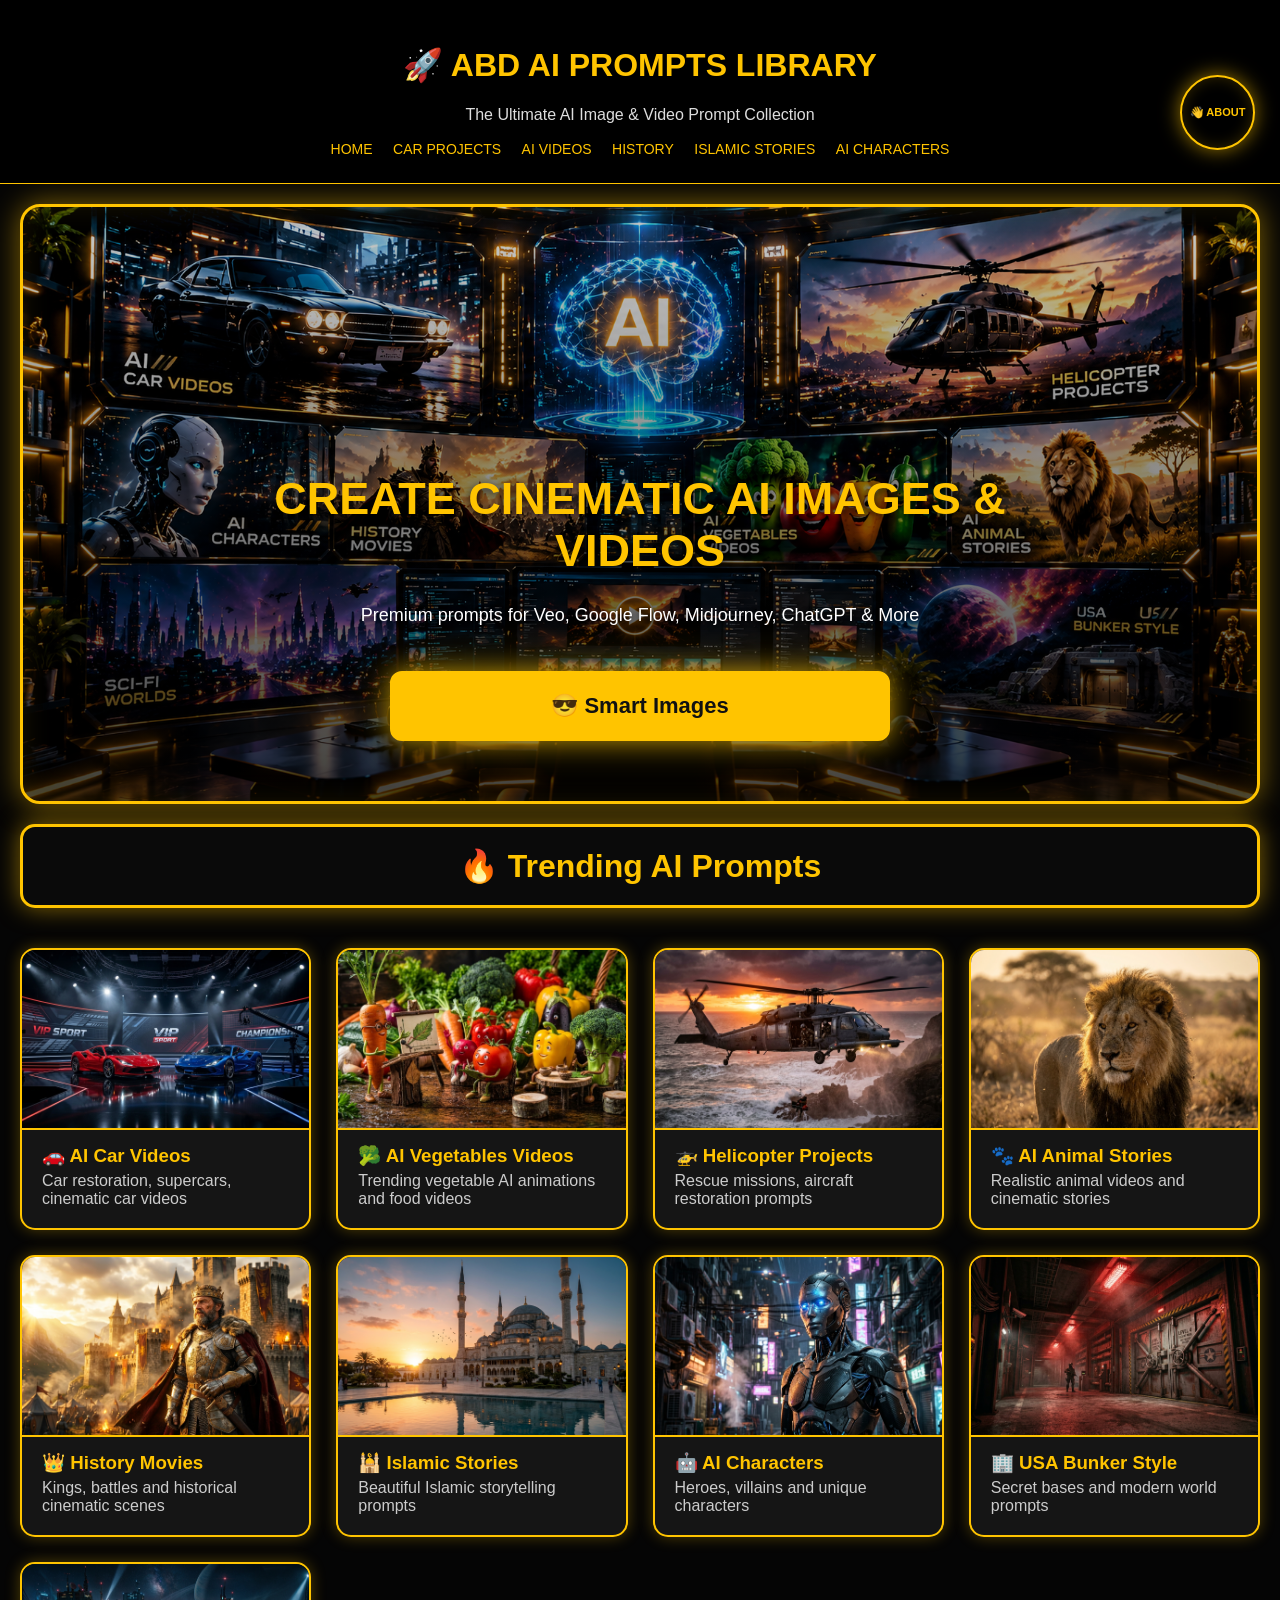
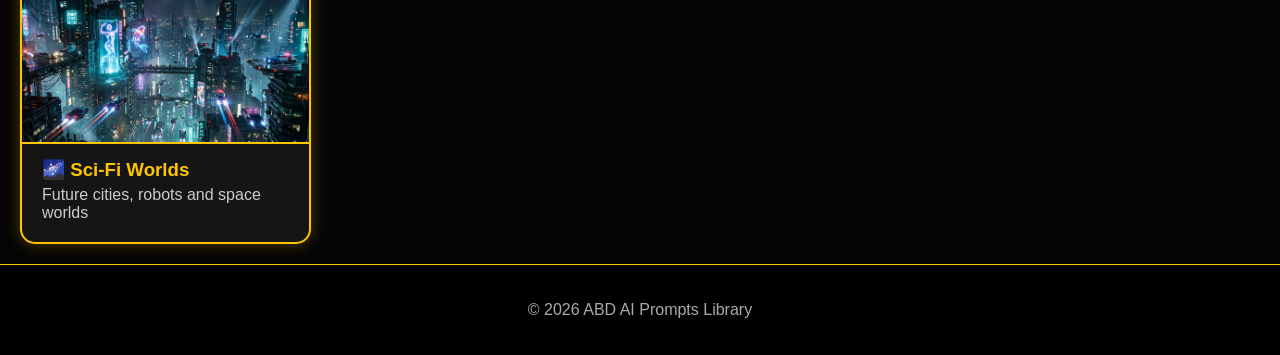
<file: index.html>
<!DOCTYPE html>
<html>
<head>

<title>ABD AI Prompts Library</title>
<meta name="viewport" content="width=device-width, initial-scale=1.0">
<link rel="stylesheet" href="style.css">

</head>

<body>

<header>
<a href="about.html" class="about-btn">👋 ABOUT</a>


<h1>🚀 ABD AI PROMPTS LIBRARY</h1>

<p>The Ultimate AI Image & Video Prompt Collection</p>

<nav>
<a href="index.html">HOME</a>
<a href="car-projects.html">CAR PROJECTS</a>
<a href="#">AI VIDEOS</a>
<a href="#">HISTORY</a>
<a href="#">ISLAMIC STORIES</a>
<a href="#">AI CHARACTERS</a>
</nav>

</header>


<section class="hero">

<h2>CREATE CINEMATIC AI IMAGES & VIDEOS</h2>

<p>
Premium prompts for Veo, Google Flow, Midjourney, ChatGPT & More
</p>

<button onclick="window.location.href='smart-images.html'">😎 Smart Images</button>

</section>



<h2 class="title">🔥 Trending AI Prompts</h2>


<div class="cards">


<div class="card" onclick="window.location.href='car-projects.html'">
<img src="car.jpg" alt="AI Car Videos">
<h3>🚗 AI Car Videos</h3>
<p>Car restoration, supercars, cinematic car videos</p>
</div>


<div class="card">
<img src="vegetables.jpg" alt="AI Vegetables Videos">
<h3>🥦 AI Vegetables Videos</h3>
<p>Trending vegetable AI animations and food videos</p>
</div>


<div class="card">
<img src="helicopter.jpg" alt="Helicopter Projects">
<h3>🚁 Helicopter Projects</h3>
<p>Rescue missions, aircraft restoration prompts</p>
</div>


<div class="card">
<img src="animal.jpg" alt="AI Animal Stories">
<h3>🐾 AI Animal Stories</h3>
<p>Realistic animal videos and cinematic stories</p>
</div>


<div class="card">
<img src="history.jpg" alt="History Movies">
<h3>👑 History Movies</h3>
<p>Kings, battles and historical cinematic scenes</p>
</div>


<div class="card">
<img src="islamic.jpg" alt="Islamic Stories">
<h3>🕌 Islamic Stories</h3>
<p>Beautiful Islamic storytelling prompts</p>
</div>


<div class="card">
<img src="characters.jpg" alt="AI Characters">
<h3>🤖 AI Characters</h3>
<p>Heroes, villains and unique characters</p>
</div>


<div class="card">
<img src="bunker.jpg" alt="USA Bunker Style">
<h3>🏢 USA Bunker Style</h3>
<p>Secret bases and modern world prompts</p>
</div>


<div class="card">
<img src="scifi.jpg" alt="Sci-Fi Worlds">
<h3>🌌 Sci-Fi Worlds</h3>
<p>Future cities, robots and space worlds</p>
</div>


</div>


<footer>

<p>© 2026 ABD AI Prompts Library</p>

</footer>


</body>
  </html>
</file>
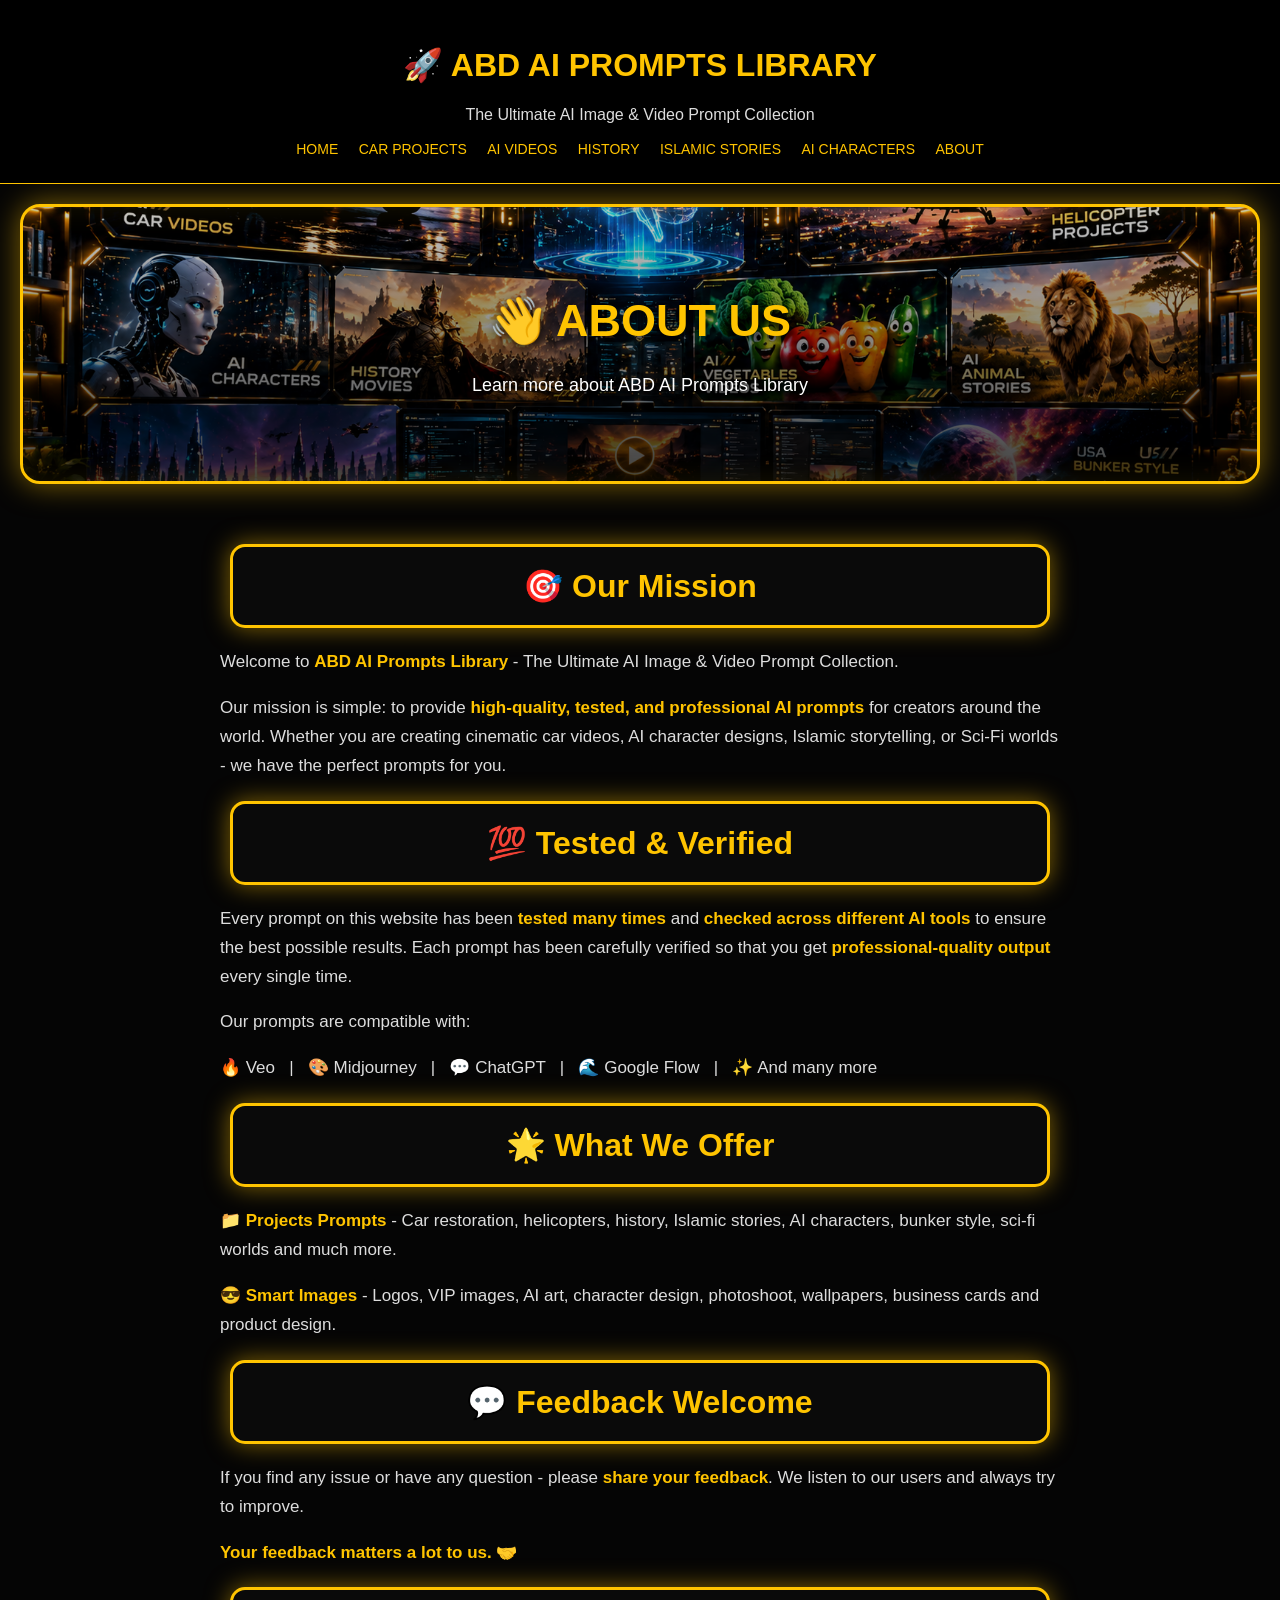
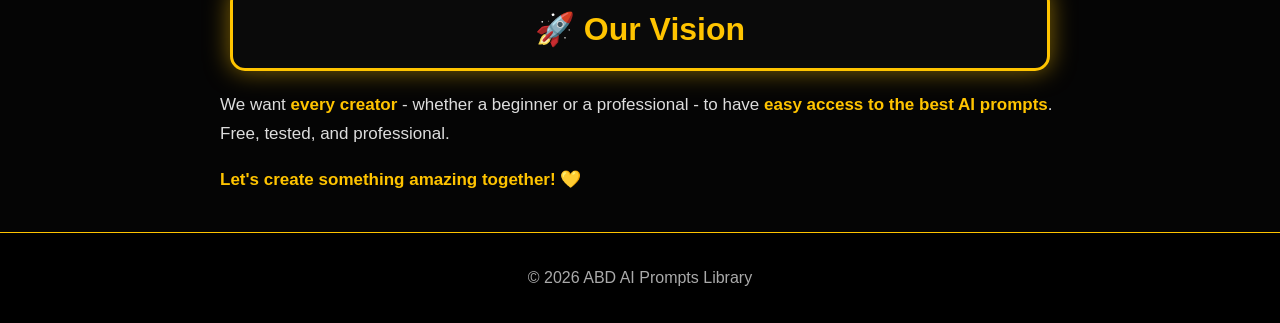
<file: about.html>
<!DOCTYPE html>
<html>
<head>

<title>About - ABD AI Prompts Library</title>
<meta name="viewport" content="width=device-width, initial-scale=1.0">
<link rel="stylesheet" href="style.css">

</head>

<body>

<header>

<h1>🚀 ABD AI PROMPTS LIBRARY</h1>

<p>The Ultimate AI Image & Video Prompt Collection</p>

<nav>
<a href="index.html">HOME</a>
<a href="car-projects.html">CAR PROJECTS</a>
<a href="#">AI VIDEOS</a>
<a href="#">HISTORY</a>
<a href="#">ISLAMIC STORIES</a>
<a href="#">AI CHARACTERS</a>
<a href="about.html">ABOUT</a>
</nav>

</header>


<section class="hero" style="min-height:250px; justify-content:center;">

<h2>👋 ABOUT US</h2>

<p>Learn more about ABD AI Prompts Library</p>

</section>



<div class="about-content">

<h2 class="title">🎯 Our Mission</h2>

<p>
Welcome to <b>ABD AI Prompts Library</b> - The Ultimate AI Image & Video Prompt Collection.
</p>

<p>
Our mission is simple: to provide <b>high-quality, tested, and professional AI prompts</b> for creators around the world. Whether you are creating cinematic car videos, AI character designs, Islamic storytelling, or Sci-Fi worlds - we have the perfect prompts for you.
</p>

<h2 class="title">💯 Tested & Verified</h2>

<p>
Every prompt on this website has been <b>tested many times</b> and <b>checked across different AI tools</b> to ensure the best possible results. Each prompt has been carefully verified so that you get <b>professional-quality output</b> every single time.
</p>

<p>
Our prompts are compatible with:
</p>

<p>
🔥 Veo &nbsp; | &nbsp; 🎨 Midjourney &nbsp; | &nbsp; 💬 ChatGPT &nbsp; | &nbsp; 🌊 Google Flow &nbsp; | &nbsp; ✨ And many more
</p>

<h2 class="title">🌟 What We Offer</h2>

<p>
📁 <b>Projects Prompts</b> - Car restoration, helicopters, history, Islamic stories, AI characters, bunker style, sci-fi worlds and much more.
</p>

<p>
😎 <b>Smart Images</b> - Logos, VIP images, AI art, character design, photoshoot, wallpapers, business cards and product design.
</p>

<h2 class="title">💬 Feedback Welcome</h2>

<p>
If you find any issue or have any question - please <b>share your feedback</b>. We listen to our users and always try to improve.
</p>

<p>
<b>Your feedback matters a lot to us.</b> 🤝
</p>

<h2 class="title">🚀 Our Vision</h2>

<p>
We want <b>every creator</b> - whether a beginner or a professional - to have <b>easy access to the best AI prompts</b>. Free, tested, and professional.
</p>

<p>
<b>Let's create something amazing together!</b> 💛
</p>

</div>


<footer>

<p>© 2026 ABD AI Prompts Library</p>

</footer>


</body>
</html>
</file>
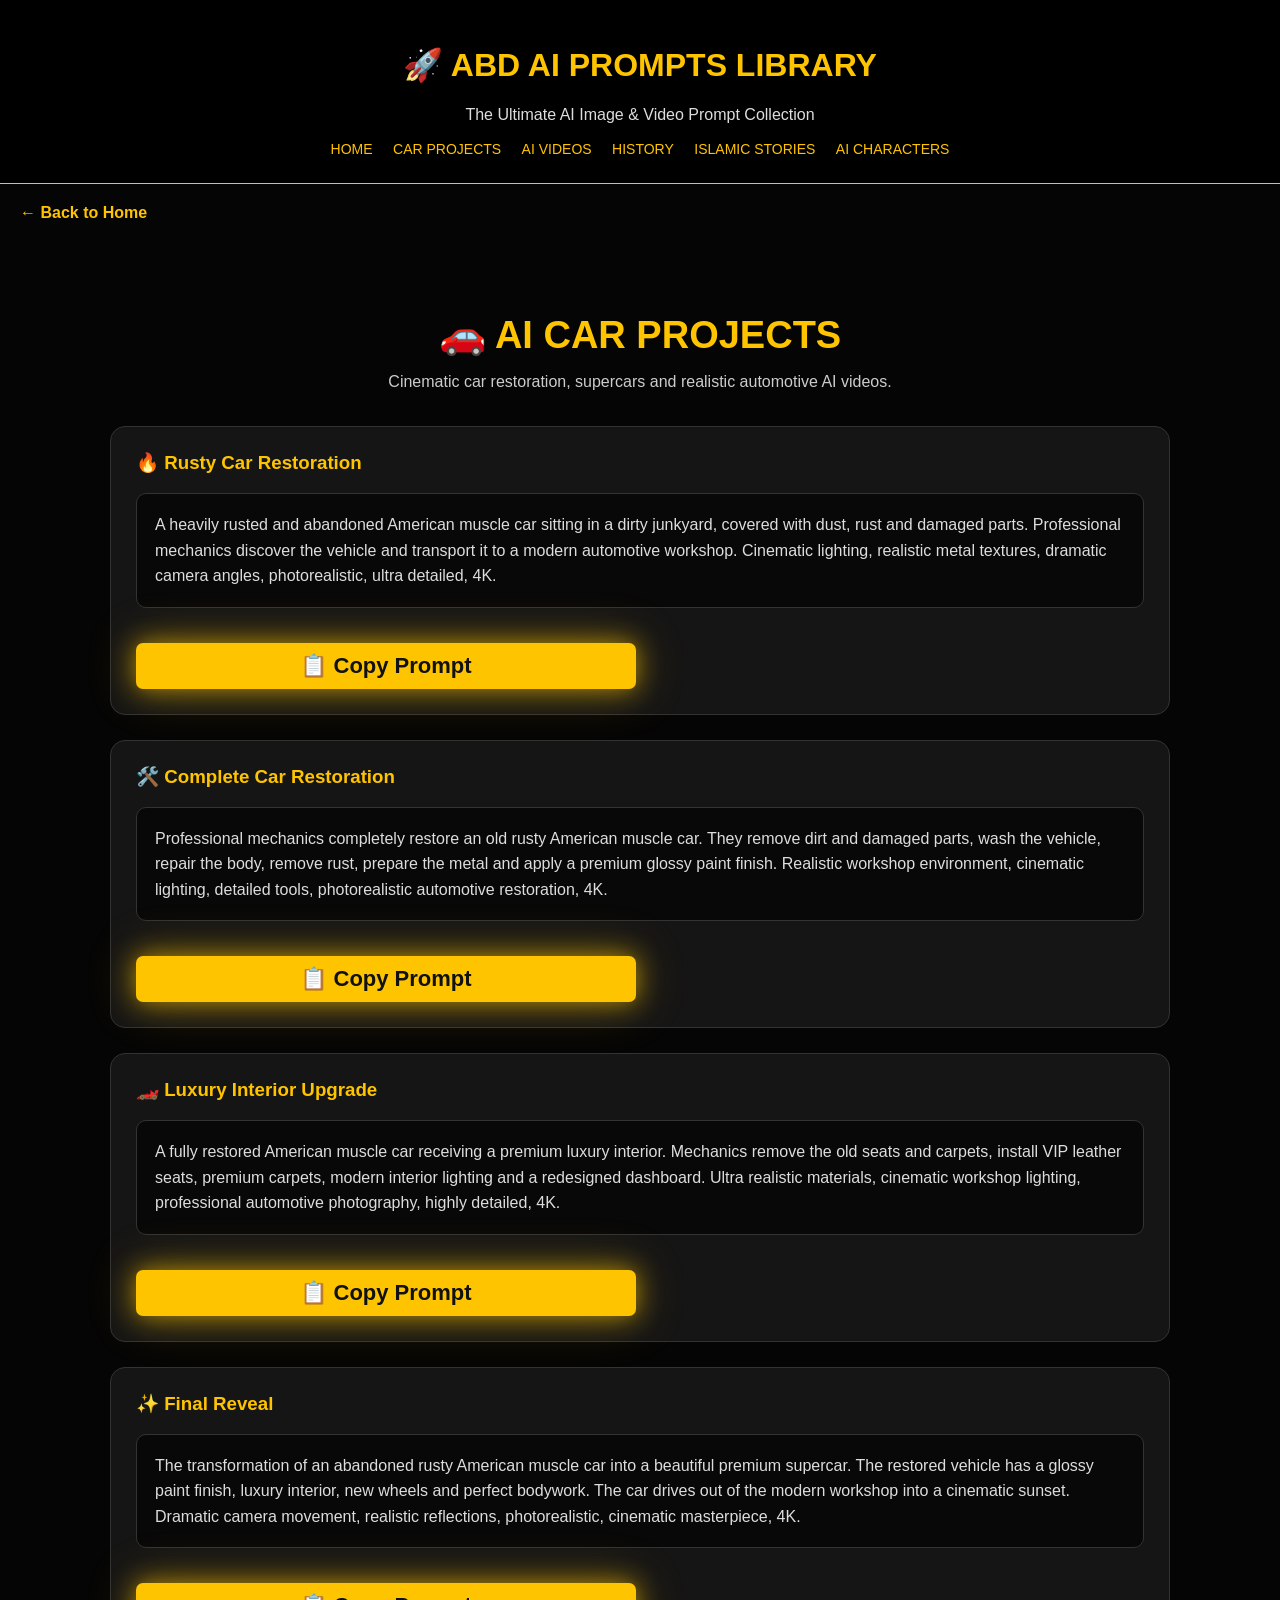
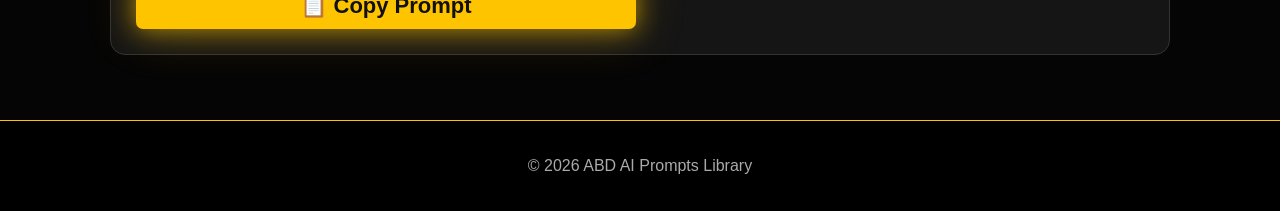
<file: car-projects.html>
<!DOCTYPE html>
<html lang="en">
<head>
<meta charset="UTF-8">
<meta name="viewport" content="width=device-width, initial-scale=1.0">

<title>AI Car Projects | ABD AI Prompts Library</title>

<link rel="stylesheet" href="style.css">

<style>

.car-page{
padding:40px 20px;
max-width:1100px;
margin:auto;
}

.car-page h2{
text-align:center;
color:#ffc400;
font-size:38px;
margin-bottom:10px;
}

.subtitle{
text-align:center;
color:#ccc;
margin-bottom:35px;
}

.prompt-card{
background:#151515;
border:1px solid #333;
border-radius:15px;
padding:25px;
margin-bottom:25px;
}

.prompt-card h3{
color:#ffc400;
margin-top:0;
}

.prompt{
background:#080808;
border:1px solid #333;
border-radius:10px;
padding:18px;
color:#ddd;
line-height:1.6;
margin:15px 0;
}

.copy-btn{
background:#ffc400;
color:#111;
border:0;
padding:10px 18px;
border-radius:7px;
font-weight:bold;
cursor:pointer;
}

.copy-btn:hover{
background:white;
}

.back-btn{
display:inline-block;
margin:20px;
color:#ffc400;
text-decoration:none;
font-weight:bold;
}

</style>
</head>

<body>

<header>

<h1>🚀 ABD AI PROMPTS LIBRARY</h1>

<p>The Ultimate AI Image & Video Prompt Collection</p>

<nav>
<a href="index.html">HOME</a>
<a href="car-projects.html">CAR PROJECTS</a>
<a href="#">AI VIDEOS</a>
<a href="#">HISTORY</a>
<a href="#">ISLAMIC STORIES</a>
<a href="#">AI CHARACTERS</a>
</nav>

</header>


<a class="back-btn" href="index.html">← Back to Home</a>


<section class="car-page">

<h2>🚗 AI CAR PROJECTS</h2>

<p class="subtitle">
Cinematic car restoration, supercars and realistic automotive AI videos.
</p>


<div class="prompt-card">

<h3>🔥 Rusty Car Restoration</h3>

<div class="prompt" id="prompt1">
A heavily rusted and abandoned American muscle car sitting in a dirty
junkyard, covered with dust, rust and damaged parts. Professional mechanics
discover the vehicle and transport it to a modern automotive workshop.
Cinematic lighting, realistic metal textures, dramatic camera angles,
photorealistic, ultra detailed, 4K.
</div>

<button class="copy-btn" onclick="copyPrompt('prompt1')">
📋 Copy Prompt
</button>

</div>



<div class="prompt-card">

<h3>🛠️ Complete Car Restoration</h3>

<div class="prompt" id="prompt2">
Professional mechanics completely restore an old rusty American muscle car.
They remove dirt and damaged parts, wash the vehicle, repair the body,
remove rust, prepare the metal and apply a premium glossy paint finish.
Realistic workshop environment, cinematic lighting, detailed tools,
photorealistic automotive restoration, 4K.
</div>

<button class="copy-btn" onclick="copyPrompt('prompt2')">
📋 Copy Prompt
</button>

</div>



<div class="prompt-card">

<h3>🏎️ Luxury Interior Upgrade</h3>

<div class="prompt" id="prompt3">
A fully restored American muscle car receiving a premium luxury interior.
Mechanics remove the old seats and carpets, install VIP leather seats,
premium carpets, modern interior lighting and a redesigned dashboard.
Ultra realistic materials, cinematic workshop lighting, professional
automotive photography, highly detailed, 4K.
</div>

<button class="copy-btn" onclick="copyPrompt('prompt3')">
📋 Copy Prompt
</button>

</div>



<div class="prompt-card">

<h3>✨ Final Reveal</h3>

<div class="prompt" id="prompt4">
The transformation of an abandoned rusty American muscle car into a
beautiful premium supercar. The restored vehicle has a glossy paint finish,
luxury interior, new wheels and perfect bodywork. The car drives out of
the modern workshop into a cinematic sunset. Dramatic camera movement,
realistic reflections, photorealistic, cinematic masterpiece, 4K.
</div>

<button class="copy-btn" onclick="copyPrompt('prompt4')">
📋 Copy Prompt
</button>

</div>

</section>


<footer>

<p>© 2026 ABD AI Prompts Library</p>

</footer>


<script>

function copyPrompt(id){

let text = document.getElementById(id).innerText;

navigator.clipboard.writeText(text);

alert("✅ Prompt Copied!");

}

</script>

</body>
  </html>
</file>
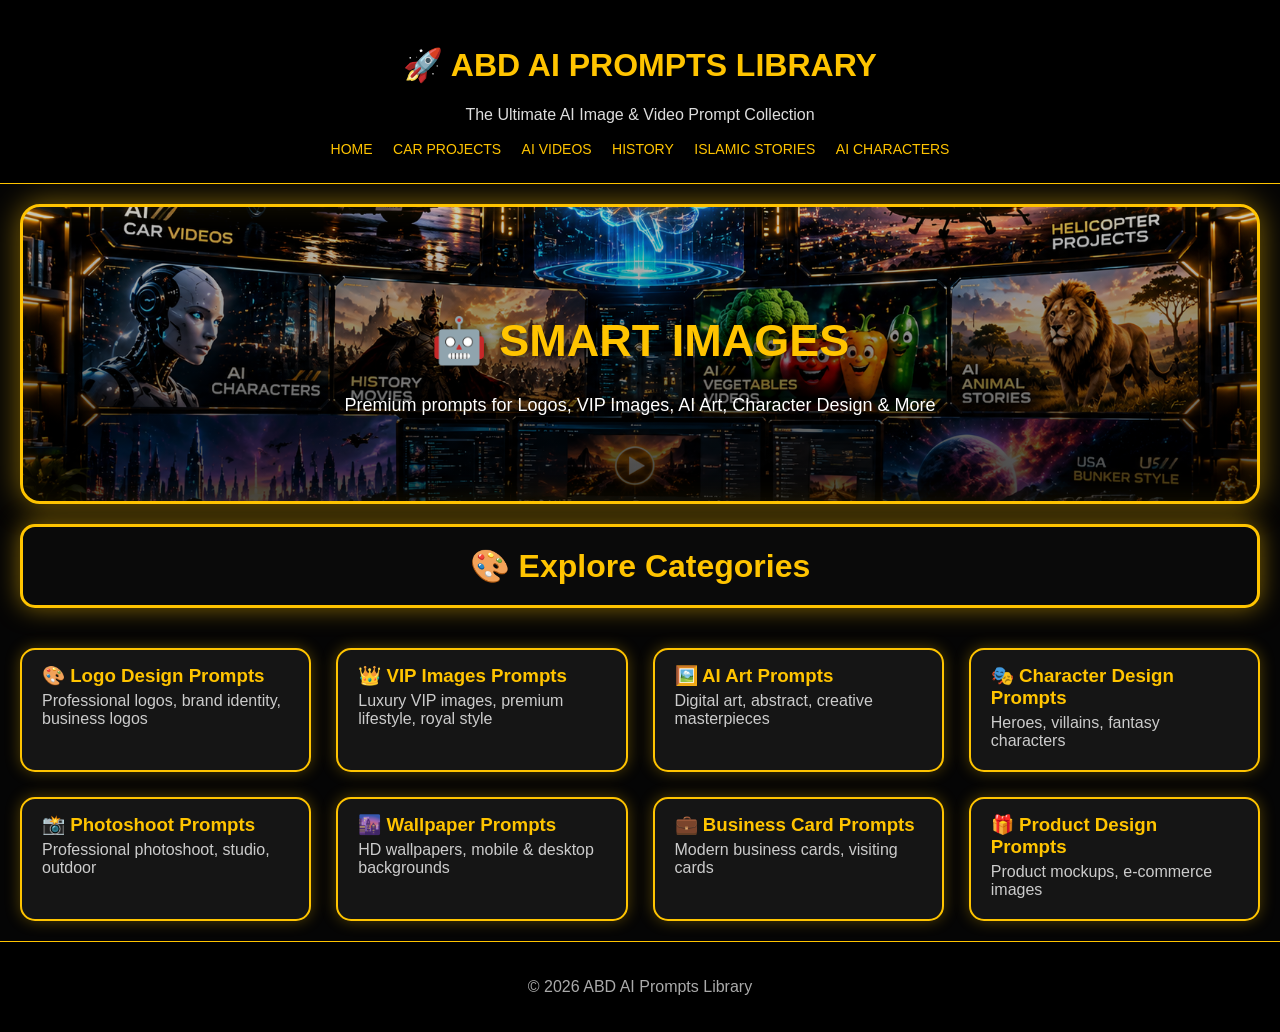
<file: smart-images.html>
<!DOCTYPE html>
<html>
<head>

<title>Smart Images - ABD AI Prompts Library</title>
<meta name="viewport" content="width=device-width, initial-scale=1.0">
<link rel="stylesheet" href="style.css">

</head>

<body>

<header>

<h1>🚀 ABD AI PROMPTS LIBRARY</h1>

<p>The Ultimate AI Image & Video Prompt Collection</p>

<nav>
<a href="index.html">HOME</a>
<a href="car-projects.html">CAR PROJECTS</a>
<a href="#">AI VIDEOS</a>
<a href="#">HISTORY</a>
<a href="#">ISLAMIC STORIES</a>
<a href="#">AI CHARACTERS</a>
</nav>

</header>


<section class="hero" style="min-height:300px;">

<h2>🤖 SMART IMAGES</h2>

<p>
Premium prompts for Logos, VIP Images, AI Art, Character Design & More
</p>

</section>



<h2 class="title">🎨 Explore Categories</h2>


<div class="cards">


<div class="card">
<h3>🎨 Logo Design Prompts</h3>
<p>Professional logos, brand identity, business logos</p>
</div>


<div class="card">
<h3>👑 VIP Images Prompts</h3>
<p>Luxury VIP images, premium lifestyle, royal style</p>
</div>


<div class="card">
<h3>🖼️ AI Art Prompts</h3>
<p>Digital art, abstract, creative masterpieces</p>
</div>


<div class="card">
<h3>🎭 Character Design Prompts</h3>
<p>Heroes, villains, fantasy characters</p>
</div>


<div class="card">
<h3>📸 Photoshoot Prompts</h3>
<p>Professional photoshoot, studio, outdoor</p>
</div>


<div class="card">
<h3>🌆 Wallpaper Prompts</h3>
<p>HD wallpapers, mobile & desktop backgrounds</p>
</div>


<div class="card">
<h3>💼 Business Card Prompts</h3>
<p>Modern business cards, visiting cards</p>
</div>


<div class="card">
<h3>🎁 Product Design Prompts</h3>
<p>Product mockups, e-commerce images</p>
</div>


</div>


<footer>

<p>© 2026 ABD AI Prompts Library</p>

</footer>


</body>
  </html>
</file>
<file: style.css>
*{
box-sizing:border-box;
font-family:Arial,sans-serif;
}

body{
margin:0;
background:#050505;
color:white;
}

/* HEADER */
header{
text-align:center;
padding:25px;
background:#000;
border-bottom:1px solid #ffc400;
position:relative;
}

header h1{
color:#ffc400;
font-size:32px;
}

header p{
color:#ddd;
}

nav a{
color:#ffc400;
text-decoration:none;
margin:8px;
font-size:14px;
}


/* ABOUT BUTTON - TOP RIGHT */
.about-btn{
position:absolute;
top:75px;
right:25px;
background:#000;
color:#ffc400;
width:75px;
height:75px;
border-radius:50%;
text-decoration:none;
font-weight:bold;
font-size:11px;
border:2px solid #ffc400;
box-shadow:0 0 20px rgba(255,196,0,.6), inset 0 0 15px rgba(255,196,0,.2);
transition:.3s;
display:flex;
flex-direction:column;
justify-content:center;
align-items:center;
line-height:1.2;
text-align:center;
}

.about-btn:hover{
background:#ffc400;
color:#111;
border-color:#fff;
box-shadow:0 0 35px rgba(255,196,0,.9);
transform:scale(1.1);
}


/* HERO */
.hero{
min-height:600px;
display:flex;
flex-direction:column;
justify-content:flex-end;
align-items:center;
text-align:center;
padding:50px 20px 60px 20px;
margin:20px;
border:3px solid #ffc400;
border-radius:20px;
box-shadow:0 0 30px rgba(255,196,0,.5), inset 0 0 30px rgba(255,196,0,.1);

background:
linear-gradient(rgba(0,0,0,.20),rgba(0,0,0,.75)),
url("hero-bg.jpg");

background-size:cover;
background-position:center;
}


/* HERO TITLE */
.hero h2{
font-size:45px;
color:#ffc400;
max-width:750px;
text-shadow:0 2px 8px rgba(0,0,0,.8);
margin-bottom:10px;
}

.hero p{
font-size:18px;
color:#fff;
text-shadow:0 2px 6px rgba(0,0,0,.8);
margin-bottom:25px;
}


/* BUTTONS */
button{
display:inline-block;
background:#ffc400;
color:#111;
border:2px solid #ffc400;
padding:20px 60px;
margin:20px 0 0 0;
font-weight:bold;
font-size:22px;
border-radius:12px;
cursor:pointer;
transition:.3s;
width:100%;
max-width:500px;
box-shadow:0 0 25px rgba(255,196,0,.6), 0 0 50px rgba(255,196,0,.3);
}

button:hover{
background:#fff;
border-color:#fff;
transform:translateY(-3px);
box-shadow:0 0 30px rgba(255,196,0,.8), 0 0 60px rgba(255,196,0,.5);
}


/* SECTION TITLES */
.title{
margin:20px;
padding:20px 30px;
color:#ffc400;
font-size:32px;
text-align:center;
border:3px solid #ffc400;
border-radius:15px;
box-shadow:0 0 25px rgba(255,196,0,.5);
background:#0a0a0a;
}


/* CARDS */
.cards{
display:grid;
grid-template-columns:repeat(auto-fit,minmax(280px,1fr));
gap:25px;
padding:20px;
}

.card{
background:#151515;
border:2px solid #ffc400;
padding:0;
border-radius:15px;
transition:.3s;
cursor:pointer;
overflow:hidden;
box-shadow:0 0 15px rgba(255,196,0,.3);
}

.card:hover{
transform:translateY(-8px);
border-color:#fff;
box-shadow:0 0 25px rgba(255,196,0,.7), 0 8px 30px rgba(255,196,0,.3);
}

.card img{
width:100%;
height:180px;
object-fit:cover;
display:block;
border-bottom:2px solid #ffc400;
}

.card h3{
color:#ffc400;
padding:15px 20px 5px 20px;
margin:0;
}

.card p{
color:#ccc;
padding:0 20px 20px 20px;
margin:0;
}


/* ABOUT PAGE */
.about-content{
max-width:900px;
margin:0 auto;
padding:20px;
}

.about-content p{
color:#ddd;
font-size:17px;
line-height:1.7;
padding:0 10px;
}

.about-content b{
color:#ffc400;
}


/* FOOTER */
footer{
text-align:center;
padding:20px;
background:#000;
color:#aaa;
border-top:1px solid #ffc400;
}


/* MOBILE - PC JAISA LOOK */
@media(max-width:600px){

header{
padding:10px 10px 5px 10px;
}

header h1{
font-size:15px;
}

header p{
font-size:9px;
}

nav{
display:flex;
flex-wrap:wrap;
justify-content:center;
gap:3px;
margin-top:5px;
}

nav a{
font-size:9px;
margin:2px;
}

.about-btn{
top:8px;
right:8px;
width:45px;
height:45px;
font-size:7px;
}

.hero{
min-height:180px;
padding:15px 12px 18px 12px;
margin:0 5px 5px 5px;
justify-content:flex-end;
}

.hero h2{
font-size:15px;
}

.hero p{
font-size:9px;
margin-bottom:8px;
}

button{
padding:10px 15px;
font-size:12px;
margin:8px 0 0 0;
width:100%;
max-width:100%;
background:#ffc400;
color:#111;
border:2px solid #ffc400;
box-shadow:0 0 10px rgba(255,196,0,.5);
}

button:hover{
background:#fff;
border-color:#fff;
}

.title{
font-size:13px;
margin:8px;
padding:8px 10px;
}

.cards{
grid-template-columns:1fr 1fr;
gap:8px;
padding:8px;
}

.card img{
height:80px;
}

.card h3{
font-size:10px;
padding:6px 8px 2px 8px;
}

.card p{
font-size:8px;
padding:0 8px 8px 8px;
}

footer{
font-size:10px;
padding:12px;
}

  }
</file>
